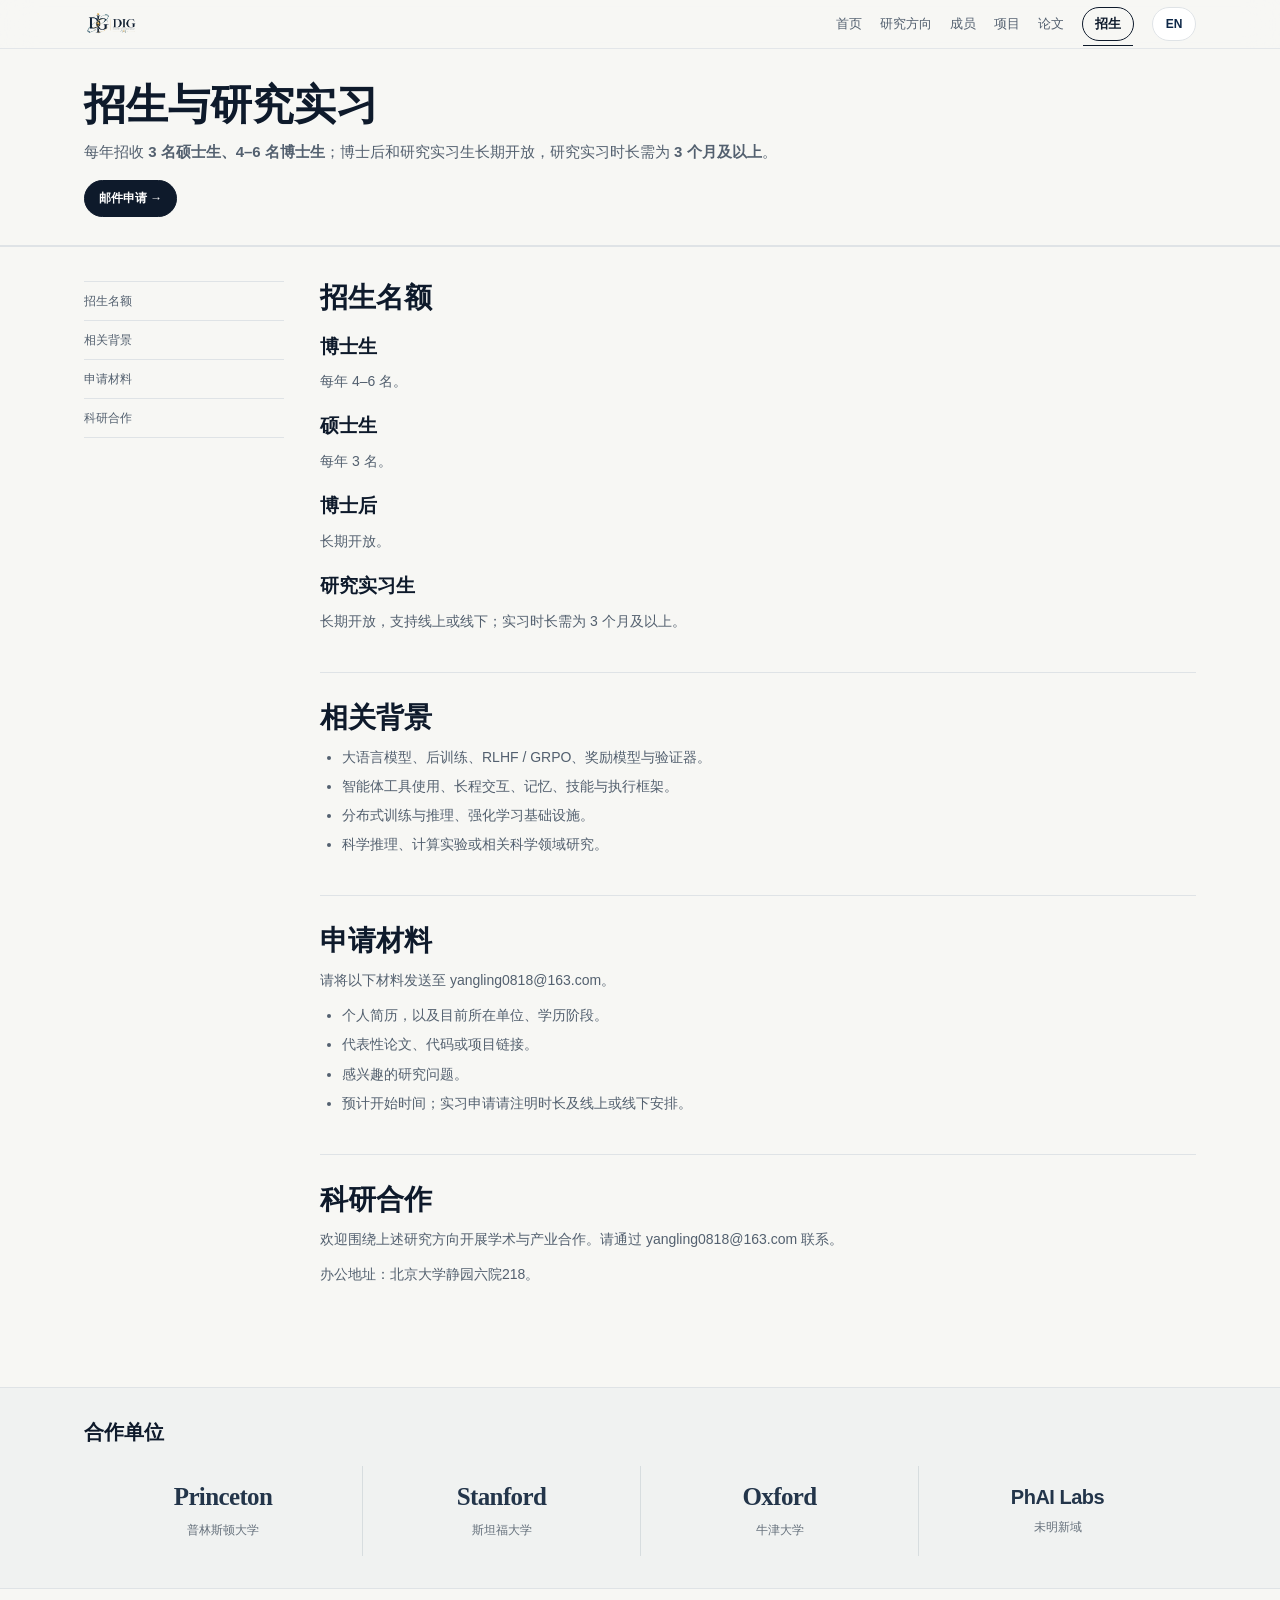
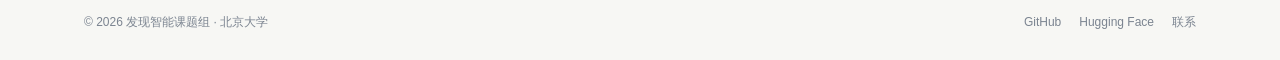
<file: join.html>
<!DOCTYPE html>
<html lang="zh-CN"><head><meta charset="utf-8"><meta name="viewport" content="width=device-width,initial-scale=1"><title data-en="Join DIG — DIG">招生 — DIG</title><meta name="description" content="北京大学杨灵课题组：大模型与智能体后训练、强化学习系统、递归自我改进和发现智能。" data-en-content="Ling Yang&#x27;s research group at Peking University: post-training, RL systems, recursive self-improvement, and Discovery Intelligence."><link rel="icon" href="assets/dig-logo.png"><link rel="stylesheet" href="assets/site.css"><link rel="stylesheet" href="assets/compact.css"><link rel="stylesheet" href="assets/bilingual.css"><link rel="stylesheet" href="assets/partners.css"></head><body><nav class="site-nav"><div class="nav-in"><a class="brand" href="index.html"><img src="assets/dig-logo.png" alt="DIG — Discovery Intelligence Group"></a><div class="nav-links" id="site-links"><a data-en="Homepage" href="index.html">首页</a><a data-en="Research" href="research.html">研究方向</a><a data-en="People" href="people.html">成员</a><a data-en="Projects" href="projects.html">项目</a><a data-en="Publications" href="publications.html">论文</a><a class="nav-cta" data-en="Join DIG" href="join.html">招生</a></div><div class="nav-tools"><button class="lang-btn" id="lang-toggle" type="button" aria-label="Switch to English" title="Switch to English">EN</button><button class="menu-btn" type="button" aria-label="展开导航" aria-controls="site-links" aria-expanded="false">☰</button></div></div></nav>
<header class="page-hero"><div class="wrap"><h1 data-en="Students, Postdocs &amp; Research Interns">招生与研究实习</h1><p data-en="We recruit &lt;strong&gt;3 Master&#x27;s students and 4–6 PhD students each year&lt;/strong&gt;. Postdoctoral and research intern positions are open year-round; internships require &lt;strong&gt;at least 3 months&lt;/strong&gt;.">每年招收 <strong>3 名硕士生、4–6 名博士生</strong>；博士后和研究实习生长期开放，研究实习时长需为 <strong>3 个月及以上</strong>。</p><div class="hero-actions"><a class="btn primary" data-en="Apply by email →" href="mailto:yangling0818@163.com?subject=Application%20to%20DIG">邮件申请 →</a></div></div></header><main class="section"><div class="wrap page-grid"><aside class="side-nav"><a data-en="Positions" href="#roles">招生名额</a><a data-en="Relevant Background" href="#background">相关背景</a><a data-en="Application Materials" href="#apply">申请材料</a><a data-en="Research Collaboration" href="#collaboration">科研合作</a></aside><article class="article"><section id="roles"><h2 data-en="Positions">招生名额</h2><h3 data-en="PhD Students">博士生</h3><p data-en="4–6 positions per year.">每年 4–6 名。</p><h3 data-en="Master&#x27;s Students">硕士生</h3><p data-en="3 positions per year.">每年 3 名。</p><h3 data-en="Postdoctoral Researchers">博士后</h3><p data-en="Open year-round.">长期开放。</p><h3 data-en="Research Interns">研究实习生</h3><p data-en="Open year-round, online or on-site, for at least 3 months.">长期开放，支持线上或线下；实习时长需为 3 个月及以上。</p></section><section id="background"><h2 data-en="Relevant Background">相关背景</h2><ul><li data-en="Large language models, post-training, RLHF / GRPO, reward models, and verifiers.">大语言模型、后训练、RLHF / GRPO、奖励模型与验证器。</li><li data-en="Agent tool use, long-horizon interaction, memory, skills, and harnesses.">智能体工具使用、长程交互、记忆、技能与执行框架。</li><li data-en="Distributed training and inference, and RL infrastructure.">分布式训练与推理、强化学习基础设施。</li><li data-en="Scientific reasoning, computational experiments, or domain research.">科学推理、计算实验或相关科学领域研究。</li></ul></section><section id="apply"><h2 data-en="Application Materials">申请材料</h2><p data-en="Please email the following to &lt;a href=&quot;mailto:yangling0818@163.com&quot;&gt;yangling0818@163.com&lt;/a&gt;.">请将以下材料发送至 <a href="mailto:yangling0818@163.com">yangling0818@163.com</a>。</p><ul><li data-en="Your CV, current institution, and degree stage.">个人简历，以及目前所在单位、学历阶段。</li><li data-en="Links to representative papers, code, or projects.">代表性论文、代码或项目链接。</li><li data-en="The research problems you would like to work on.">感兴趣的研究问题。</li><li data-en="Expected start date; interns should also state duration and online or on-site availability.">预计开始时间；实习申请请注明时长及线上或线下安排。</li></ul></section><section id="collaboration"><h2 data-en="Research Collaboration">科研合作</h2><p data-en="For academic or industrial collaboration on these research directions, contact &lt;a href=&quot;mailto:yangling0818@163.com&quot;&gt;yangling0818@163.com&lt;/a&gt;.">欢迎围绕上述研究方向开展学术与产业合作。请通过 <a href="mailto:yangling0818@163.com">yangling0818@163.com</a> 联系。</p><p data-en="Office: Room 218, Jingyuan Courtyard No.6, Peking University, Beijing.">办公地址：北京大学静园六院218。</p></section></article></div></main>
<section class="partners" aria-labelledby="partners-title"><div class="wrap"><h2 class="partners-heading" id="partners-title" data-en="Collaborating Institutions">合作单位</h2><ul class="partners-grid">
<li class="partner"><span class="partner-wordmark">Princeton</span><span class="partner-name" data-en="Princeton University">普林斯顿大学</span></li>
<li class="partner"><span class="partner-wordmark">Stanford</span><span class="partner-name" data-en="Stanford University">斯坦福大学</span></li>
<li class="partner"><span class="partner-wordmark">Oxford</span><span class="partner-name" data-en="University of Oxford">牛津大学</span></li>
<li class="partner"><span class="partner-wordmark">PhAI Labs</span><span class="partner-name" data-en="PhAI Labs">未明新域</span></li>
</ul></div></section>
<footer><div class="wrap footer-in"><span data-en="© 2026 Discovery Intelligence Group · Peking University">© 2026 发现智能课题组 · 北京大学</span><span class="footer-links"><a href="https://github.com/Gen-Verse">GitHub</a><a href="https://huggingface.co/Gen-Verse">Hugging Face</a><a data-en="Contact" href="mailto:yangling0818@163.com">联系</a></span></div></footer><script src="assets/site.js?v=20260925-zh1"></script></body></html>
</file>
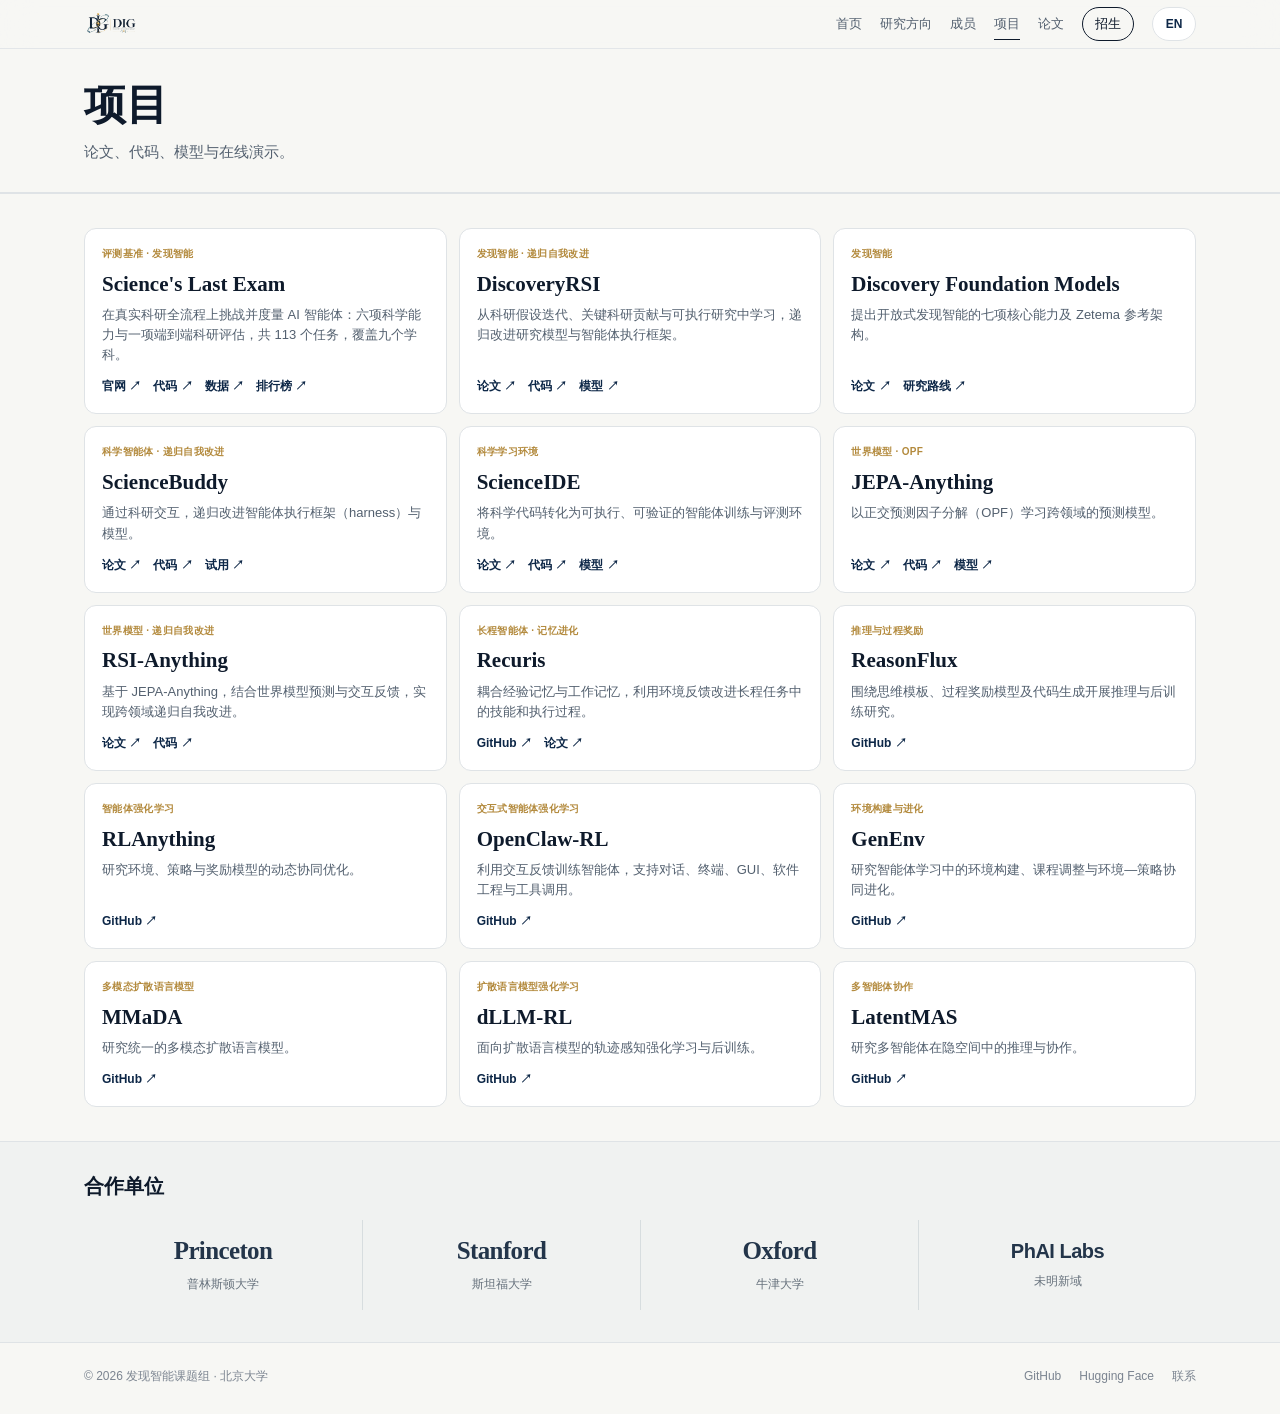
<file: projects.html>
<!DOCTYPE html>
<html lang="zh-CN"><head><meta charset="utf-8"><meta name="viewport" content="width=device-width,initial-scale=1"><title data-en="Projects — DIG">项目 — DIG</title><meta name="description" content="北京大学杨灵课题组：大模型与智能体后训练、强化学习系统、递归自我改进和发现智能。" data-en-content="Ling Yang&#x27;s research group at Peking University: post-training, RL systems, recursive self-improvement, and Discovery Intelligence."><link rel="icon" href="assets/dig-logo.png"><link rel="stylesheet" href="assets/site.css"><link rel="stylesheet" href="assets/compact.css"><link rel="stylesheet" href="assets/bilingual.css"><link rel="stylesheet" href="assets/partners.css"></head><body><nav class="site-nav"><div class="nav-in"><a class="brand" href="index.html"><img src="assets/dig-logo.png" alt="DIG — Discovery Intelligence Group"></a><div class="nav-links" id="site-links"><a data-en="Homepage" href="index.html">首页</a><a data-en="Research" href="research.html">研究方向</a><a data-en="People" href="people.html">成员</a><a data-en="Projects" href="projects.html">项目</a><a data-en="Publications" href="publications.html">论文</a><a class="nav-cta" data-en="Join DIG" href="join.html">招生</a></div><div class="nav-tools"><button class="lang-btn" id="lang-toggle" type="button" aria-label="Switch to English" title="Switch to English">EN</button><button class="menu-btn" type="button" aria-label="展开导航" aria-controls="site-links" aria-expanded="false">☰</button></div></div></nav>
<header class="page-hero"><div class="wrap"><h1 data-en="Projects">项目</h1><p data-en="Papers, code, models, and online demos.">论文、代码、模型与在线演示。</p></div></header><section class="section"><div class="wrap"><div class="project-grid"><div class="project-card"><div class="type" data-en="Benchmark · Discovery Intelligence">评测基准 · 发现智能</div><h3>Science's Last Exam</h3><p data-en="Challenging and measuring AI agents on real scientific research, end to end: six scientific capabilities plus one end-to-end research assessment, 113 tasks across nine disciplines.">在真实科研全流程上挑战并度量 AI 智能体：六项科学能力与一项端到端科研评估，共 113 个任务，覆盖九个学科。</p><div class="project-links"><a data-en="Website ↗" href="https://sciences-last-exam.org/">官网 ↗</a><a data-en="Code ↗" href="https://github.com/Gen-Verse/Science-Last-Exam">代码 ↗</a><a data-en="Data ↗" href="https://huggingface.co/datasets/Gen-Verse/Science-Last-Exam">数据 ↗</a><a data-en="Leaderboard ↗" href="https://sciences-last-exam.org/leaderboard">排行榜 ↗</a></div></div><div class="project-card"><div class="type" data-en="Discovery Intelligence · RSI">发现智能 · 递归自我改进</div><h3>DiscoveryRSI</h3><p data-en="Recursively improving research models and agent harnesses by learning from hypothesis revisions, scientific contributions, and executable investigations.">从科研假设迭代、关键科研贡献与可执行研究中学习，递归改进研究模型与智能体执行框架。</p><div class="project-links"><a data-en="Paper ↗" href="https://arxiv.org/abs/2610.23839">论文 ↗</a><a data-en="Code ↗" href="https://github.com/Gen-Verse/DiscoveryRSI">代码 ↗</a><a data-en="Model ↗" href="https://huggingface.co/Gen-Verse/DiscoveryRSI-27B">模型 ↗</a></div></div><div class="project-card"><div class="type" data-en="Discovery Intelligence">发现智能</div><h3>Discovery Foundation Models</h3><p data-en="Seven core capabilities for open-ended discovery intelligence and the Zetema reference architecture.">提出开放式发现智能的七项核心能力及 Zetema 参考架构。</p><div class="project-links"><a data-en="Paper ↗" href="https://arxiv.org/abs/2609.15973">论文 ↗</a><a data-en="Roadmap ↗" href="https://github.com/Gen-Verse/DFM-Plans">研究路线 ↗</a></div></div><div class="project-card"><div class="type" data-en="Scientific Agents · RSI">科学智能体 · 递归自我改进</div><h3>ScienceBuddy</h3><p data-en="Recursive co-improvement of agent harnesses and models through scientific interaction.">通过科研交互，递归改进智能体执行框架（harness）与模型。</p><div class="project-links"><a data-en="Paper ↗" href="https://arxiv.org/abs/2609.17523">论文 ↗</a><a data-en="Code ↗" href="https://github.com/Gen-Verse/ScienceBuddy">代码 ↗</a><a data-en="Demo ↗" href="http://science-buddy.io/">试用 ↗</a></div></div><div class="project-card"><div class="type" data-en="Scientific Environments">科学学习环境</div><h3>ScienceIDE</h3><p data-en="Scientific code transformed into executable, verifiable environments for agent training and evaluation.">将科学代码转化为可执行、可验证的智能体训练与评测环境。</p><div class="project-links"><a data-en="Paper ↗" href="https://arxiv.org/abs/2609.19134">论文 ↗</a><a data-en="Code ↗" href="https://github.com/aitofound/ScienceIDE">代码 ↗</a><a data-en="Models ↗" href="https://huggingface.co/collections/AItonomy/scienceide-model-series">模型 ↗</a></div></div><div class="project-card"><div class="type" data-en="World Models · OPF">世界模型 · OPF</div><h3>JEPA-Anything</h3><p data-en="Cross-domain predictive models using Orthogonal Predictive Factorization (OPF).">以正交预测因子分解（OPF）学习跨领域的预测模型。</p><div class="project-links"><a data-en="Paper ↗" href="https://arxiv.org/abs/2609.20800">论文 ↗</a><a data-en="Code ↗" href="https://github.com/Gen-Verse/JEPA-Anything">代码 ↗</a><a data-en="Models ↗" href="https://huggingface.co/collections/Gen-Verse/jepa-anything">模型 ↗</a></div></div><div class="project-card"><div class="type" data-en="World Models · RSI">世界模型 · 递归自我改进</div><h3>RSI-Anything</h3><p data-en="Built on JEPA-Anything, using world-model predictions and interaction feedback for recursive self-improvement across domains.">基于 JEPA-Anything，结合世界模型预测与交互反馈，实现跨领域递归自我改进。</p><div class="project-links"><a data-en="Paper ↗" href="https://arxiv.org/abs/2610.13912">论文 ↗</a><a data-en="Code ↗" href="https://github.com/Gen-Verse/RSI-Anything">代码 ↗</a></div></div><div class="project-card"><div class="type" data-en="Long-Horizon Agents · Memory">长程智能体 · 记忆进化</div><h3>Recuris</h3><p data-en="Couples experiential and working memory, using environment feedback to refine skills and execution in long-horizon tasks.">耦合经验记忆与工作记忆，利用环境反馈改进长程任务中的技能和执行过程。</p><div class="project-links"><a href="https://github.com/Gen-Verse/Recuris">GitHub ↗</a><a data-en="Paper ↗" href="https://arxiv.org/abs/2608.24876">论文 ↗</a></div></div><div class="project-card"><div class="type" data-en="Reasoning · Process Rewards">推理与过程奖励</div><h3>ReasonFlux</h3><p data-en="Reasoning and post-training with thought templates, process reward models, and code generation.">围绕思维模板、过程奖励模型及代码生成开展推理与后训练研究。</p><div class="project-links"><a href="https://github.com/Gen-Verse/ReasonFlux">GitHub ↗</a></div></div><div class="project-card"><div class="type" data-en="Agentic Reinforcement Learning">智能体强化学习</div><h3>RLAnything</h3><p data-en="Dynamic co-optimization of environments, policies, and reward models.">研究环境、策略与奖励模型的动态协同优化。</p><div class="project-links"><a href="https://github.com/Gen-Verse/Open-AgentRL">GitHub ↗</a></div></div><div class="project-card"><div class="type" data-en="Interactive Agent RL">交互式智能体强化学习</div><h3>OpenClaw-RL</h3><p data-en="Trains agents from interaction feedback across conversation, terminals, GUIs, software engineering, and tool use.">利用交互反馈训练智能体，支持对话、终端、GUI、软件工程与工具调用。</p><div class="project-links"><a href="https://github.com/Gen-Verse/OpenClaw-RL">GitHub ↗</a></div></div><div class="project-card"><div class="type" data-en="Environment Construction">环境构建与进化</div><h3>GenEnv</h3><p data-en="Environment construction, curriculum adaptation, and environment–policy co-evolution for agent learning.">研究智能体学习中的环境构建、课程调整与环境—策略协同进化。</p><div class="project-links"><a href="https://github.com/Gen-Verse/GenEnv">GitHub ↗</a></div></div><div class="project-card"><div class="type" data-en="Multimodal Diffusion LMs">多模态扩散语言模型</div><h3>MMaDA</h3><p data-en="Unified multimodal diffusion language models.">研究统一的多模态扩散语言模型。</p><div class="project-links"><a href="https://github.com/Gen-Verse/MMaDA">GitHub ↗</a></div></div><div class="project-card"><div class="type" data-en="Diffusion LLM RL">扩散语言模型强化学习</div><h3>dLLM-RL</h3><p data-en="Trajectory-aware reinforcement learning and post-training for diffusion language models.">面向扩散语言模型的轨迹感知强化学习与后训练。</p><div class="project-links"><a href="https://github.com/Gen-Verse/dLLM-RL">GitHub ↗</a></div></div><div class="project-card"><div class="type" data-en="Multi-Agent Collaboration">多智能体协作</div><h3>LatentMAS</h3><p data-en="Multi-agent reasoning and collaboration in latent space.">研究多智能体在隐空间中的推理与协作。</p><div class="project-links"><a href="https://github.com/Gen-Verse/LatentMAS">GitHub ↗</a></div></div></div></div></section>

<section class="partners" aria-labelledby="partners-title"><div class="wrap"><h2 class="partners-heading" id="partners-title" data-en="Collaborating Institutions">合作单位</h2><ul class="partners-grid">
<li class="partner"><span class="partner-wordmark">Princeton</span><span class="partner-name" data-en="Princeton University">普林斯顿大学</span></li>
<li class="partner"><span class="partner-wordmark">Stanford</span><span class="partner-name" data-en="Stanford University">斯坦福大学</span></li>
<li class="partner"><span class="partner-wordmark">Oxford</span><span class="partner-name" data-en="University of Oxford">牛津大学</span></li>
<li class="partner"><span class="partner-wordmark">PhAI Labs</span><span class="partner-name" data-en="PhAI Labs">未明新域</span></li>
</ul></div></section>
<footer><div class="wrap footer-in"><span data-en="© 2026 Discovery Intelligence Group · Peking University">© 2026 发现智能课题组 · 北京大学</span><span class="footer-links"><a href="https://github.com/Gen-Verse">GitHub</a><a href="https://huggingface.co/Gen-Verse">Hugging Face</a><a data-en="Contact" href="mailto:yangling0818@163.com">联系</a></span></div></footer><script src="assets/site.js?v=20260925-zh1"></script></body></html>
</file>
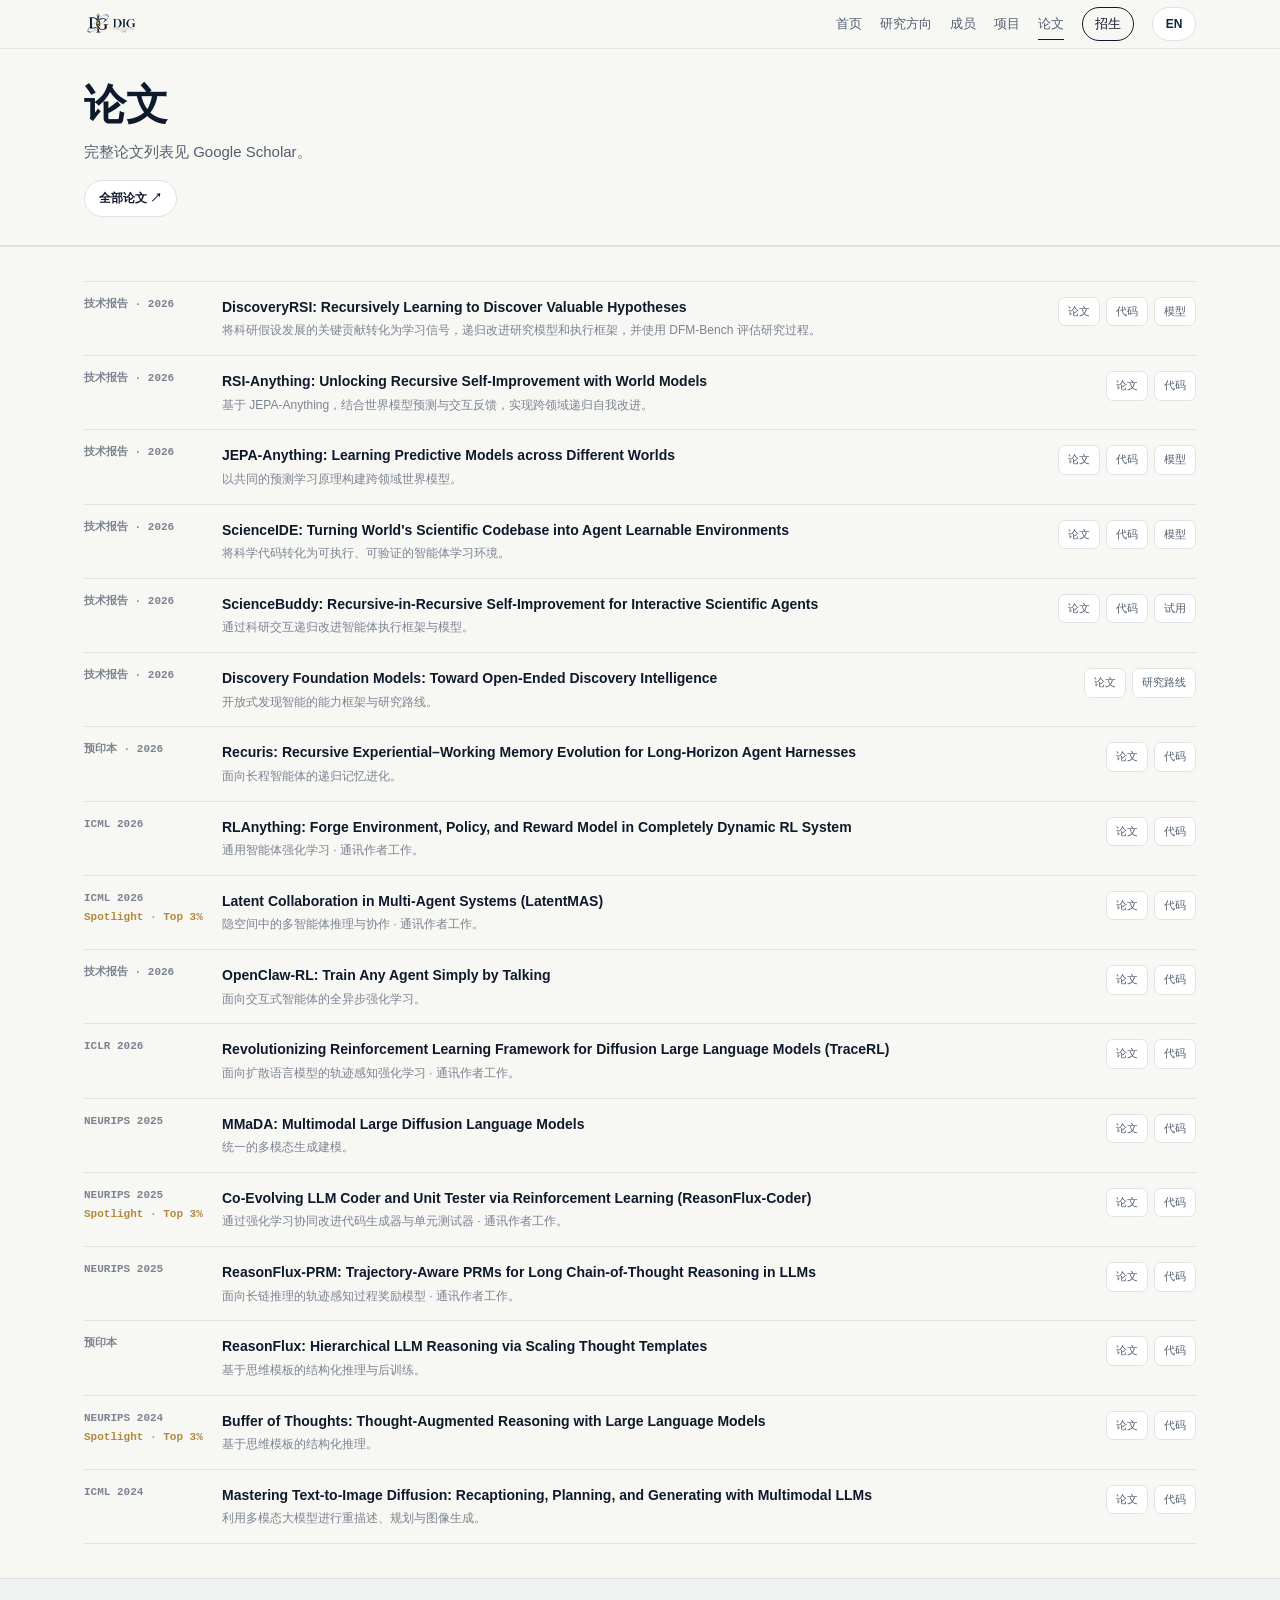
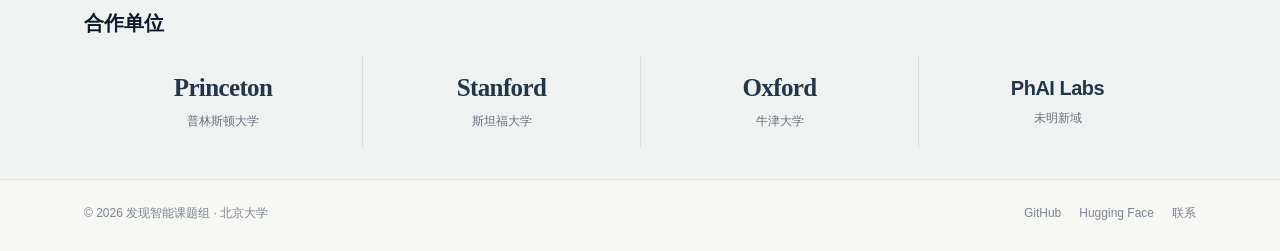
<file: publications.html>
<!DOCTYPE html>

<html lang="zh-CN"><head><meta charset="utf-8"/><meta content="width=device-width,initial-scale=1" name="viewport"/><title data-en="Publications — DIG">论文 — DIG</title><meta content="北京大学杨灵课题组：大模型与智能体后训练、强化学习系统、递归自我改进和发现智能。" data-en-content="Ling Yang's research group at Peking University: post-training, RL systems, recursive self-improvement, and Discovery Intelligence." name="description"/><link href="assets/dig-logo.png" rel="icon"/><link href="assets/site.css" rel="stylesheet"/><link href="assets/compact.css" rel="stylesheet"/><link href="assets/bilingual.css" rel="stylesheet"/><link rel="stylesheet" href="assets/partners.css"></head><body><nav class="site-nav"><div class="nav-in"><a class="brand" href="index.html"><img alt="DIG — Discovery Intelligence Group" src="assets/dig-logo.png"/></a><div class="nav-links" id="site-links"><a data-en="Homepage" href="index.html">首页</a><a data-en="Research" href="research.html">研究方向</a><a data-en="People" href="people.html">成员</a><a data-en="Projects" href="projects.html">项目</a><a data-en="Publications" href="publications.html">论文</a><a class="nav-cta" data-en="Join DIG" href="join.html">招生</a></div><div class="nav-tools"><button aria-label="Switch to English" class="lang-btn" id="lang-toggle" title="Switch to English" type="button">EN</button><button aria-controls="site-links" aria-expanded="false" aria-label="展开导航" class="menu-btn" type="button">☰</button></div></div></nav>
<header class="page-hero"><div class="wrap"><h1 data-en="Publications">论文</h1><p data-en="See Google Scholar for the complete publication record.">完整论文列表见 Google Scholar。</p><div class="hero-actions"><a class="btn" data-en="Google Scholar ↗" href="https://scholar.google.com.hk/citations?user=sIKujqAAAAAJ&amp;hl=en">全部论文 ↗</a></div></div></header><section class="section"><div class="wrap"><div class="pub-list"><div class="pub"><div class="venue" data-en="TECH REPORT 2026">技术报告 · 2026</div><div><h3>DiscoveryRSI: Recursively Learning to Discover Valuable Hypotheses</h3><p data-en="Learning from hypothesis development and research contributions to recursively improve research models and harnesses; evaluated with DFM-Bench.">将科研假设发展的关键贡献转化为学习信号，递归改进研究模型和执行框架，并使用 DFM-Bench 评估研究过程。</p></div><div class="pub-links"><a class="mini" data-en="Paper" href="https://arxiv.org/abs/2610.23839">论文</a><a class="mini" data-en="Code" href="https://github.com/Gen-Verse/DiscoveryRSI">代码</a><a class="mini" data-en="Model" href="https://huggingface.co/Gen-Verse/DiscoveryRSI-27B">模型</a></div></div><div class="pub"><div class="venue" data-en="TECH REPORT 2026">技术报告 · 2026</div><div><h3>RSI-Anything: Unlocking Recursive Self-Improvement with World Models</h3><p data-en="Built on JEPA-Anything, using world-model predictions and interaction feedback for recursive self-improvement across domains.">基于 JEPA-Anything，结合世界模型预测与交互反馈，实现跨领域递归自我改进。</p></div><div class="pub-links"><a class="mini" data-en="Paper" href="https://arxiv.org/abs/2610.13912">论文</a><a class="mini" data-en="Code" href="https://github.com/Gen-Verse/RSI-Anything">代码</a></div></div><div class="pub"><div class="venue" data-en="TECH REPORT 2026">技术报告 · 2026</div><div><h3>JEPA-Anything: Learning Predictive Models across Different Worlds</h3><p data-en="A common predictive learning principle for world models across different domains.">以共同的预测学习原理构建跨领域世界模型。</p></div><div class="pub-links"><a class="mini" data-en="Paper" href="https://arxiv.org/abs/2609.20800">论文</a><a class="mini" data-en="Code" href="https://github.com/Gen-Verse/JEPA-Anything">代码</a><a class="mini" data-en="Models" href="https://huggingface.co/collections/Gen-Verse/jepa-anything">模型</a></div></div><div class="pub"><div class="venue" data-en="TECH REPORT 2026">技术报告 · 2026</div><div><h3>ScienceIDE: Turning World's Scientific Codebase into Agent Learnable Environments</h3><p data-en="Turning scientific code into executable, verifiable learning environments for agents.">将科学代码转化为可执行、可验证的智能体学习环境。</p></div><div class="pub-links"><a class="mini" data-en="Paper" href="https://arxiv.org/abs/2609.19134">论文</a><a class="mini" data-en="Code" href="https://github.com/aitofound/ScienceIDE">代码</a><a class="mini" data-en="Models" href="https://huggingface.co/collections/AItonomy/scienceide-model-series">模型</a></div></div><div class="pub"><div class="venue" data-en="TECH REPORT 2026">技术报告 · 2026</div><div><h3>ScienceBuddy: Recursive-in-Recursive Self-Improvement for Interactive Scientific Agents</h3><p data-en="Recursive co-improvement of agent harnesses and models through scientific interaction.">通过科研交互递归改进智能体执行框架与模型。</p></div><div class="pub-links"><a class="mini" data-en="Paper" href="https://arxiv.org/abs/2609.17523">论文</a><a class="mini" data-en="Code" href="https://github.com/Gen-Verse/ScienceBuddy">代码</a><a class="mini" data-en="Demo" href="http://science-buddy.io/">试用</a></div></div><div class="pub"><div class="venue" data-en="TECH REPORT 2026">技术报告 · 2026</div><div><h3>Discovery Foundation Models: Toward Open-Ended Discovery Intelligence</h3><p data-en="A capability framework and research roadmap for open-ended discovery intelligence.">开放式发现智能的能力框架与研究路线。</p></div><div class="pub-links"><a class="mini" data-en="Paper" href="https://arxiv.org/abs/2609.15973">论文</a><a class="mini" data-en="Roadmap" href="https://github.com/Gen-Verse/DFM-Plans">研究路线</a></div></div><div class="pub"><div class="venue" data-en="PREPRINT 2026">预印本 · 2026</div><div><h3>Recuris: Recursive Experiential–Working Memory Evolution for Long-Horizon Agent Harnesses</h3><p data-en="Recursive memory evolution for long-horizon agents">面向长程智能体的递归记忆进化。</p></div><div class="pub-links"><a class="mini" data-en="Paper" href="https://arxiv.org/abs/2608.24876">论文</a><a class="mini" data-en="Code" href="https://github.com/Gen-Verse/Recuris">代码</a></div></div><div class="pub"><div class="venue">ICML 2026</div><div><h3>RLAnything: Forge Environment, Policy, and Reward Model in Completely Dynamic RL System</h3><p data-en="General agentic RL · corresponding-author work">通用智能体强化学习 · 通讯作者工作。</p></div><div class="pub-links"><a class="mini" data-en="Paper" href="https://www.arxiv.org/abs/2602.02488">论文</a><a class="mini" data-en="Code" href="https://github.com/Gen-Verse/Open-AgentRL">代码</a></div></div><div class="pub"><div class="venue">ICML 2026<span class="award">Spotlight · Top 3%</span></div><div><h3>Latent Collaboration in Multi-Agent Systems (LatentMAS)</h3><p data-en="Efficient multi-agent reasoning in latent space · corresponding-author work">隐空间中的多智能体推理与协作 · 通讯作者工作。</p></div><div class="pub-links"><a class="mini" data-en="Paper" href="https://arxiv.org/abs/2511.20639">论文</a><a class="mini" data-en="Code" href="https://github.com/Gen-Verse/LatentMAS">代码</a></div></div><div class="pub"><div class="venue" data-en="TECH REPORT">技术报告 · 2026</div><div><h3>OpenClaw-RL: Train Any Agent Simply by Talking</h3><p data-en="Fully asynchronous RL for interactive agents">面向交互式智能体的全异步强化学习。</p></div><div class="pub-links"><a class="mini" data-en="Paper" href="https://arxiv.org/abs/2603.10165">论文</a><a class="mini" data-en="Code" href="https://github.com/Gen-Verse/OpenClaw-RL">代码</a></div></div><div class="pub"><div class="venue">ICLR 2026</div><div><h3>Revolutionizing Reinforcement Learning Framework for Diffusion Large Language Models (TraceRL)</h3><p data-en="Trajectory-aware RL for diffusion LLMs · corresponding-author work">面向扩散语言模型的轨迹感知强化学习 · 通讯作者工作。</p></div><div class="pub-links"><a class="mini" data-en="Paper" href="https://arxiv.org/abs/2509.06949">论文</a><a class="mini" data-en="Code" href="https://github.com/Gen-Verse/dLLM-RL">代码</a></div></div><div class="pub"><div class="venue">NEURIPS 2025</div><div><h3>MMaDA: Multimodal Large Diffusion Language Models</h3><p data-en="Unified multimodal generative modeling">统一的多模态生成建模。</p></div><div class="pub-links"><a class="mini" data-en="Paper" href="https://arxiv.org/abs/2505.15809">论文</a><a class="mini" data-en="Code" href="https://github.com/Gen-Verse/MMaDA">代码</a></div></div><div class="pub"><div class="venue">NEURIPS 2025<span class="award">Spotlight · Top 3%</span></div><div><h3>Co-Evolving LLM Coder and Unit Tester via Reinforcement Learning (ReasonFlux-Coder)</h3><p data-en="Coder / unit-tester co-evolution via RL · corresponding-author work">通过强化学习协同改进代码生成器与单元测试器 · 通讯作者工作。</p></div><div class="pub-links"><a class="mini" data-en="Paper" href="https://arxiv.org/abs/2506.03136">论文</a><a class="mini" data-en="Code" href="https://github.com/Gen-Verse/CURE">代码</a></div></div><div class="pub"><div class="venue">NEURIPS 2025</div><div><h3>ReasonFlux-PRM: Trajectory-Aware PRMs for Long Chain-of-Thought Reasoning in LLMs</h3><p data-en="Trajectory-aware process reward models · corresponding-author work">面向长链推理的轨迹感知过程奖励模型 · 通讯作者工作。</p></div><div class="pub-links"><a class="mini" data-en="Paper" href="https://arxiv.org/abs/2506.18896">论文</a><a class="mini" data-en="Code" href="https://github.com/Gen-Verse/ReasonFlux">代码</a></div></div><div class="pub"><div class="venue" data-en="PREPRINT">预印本</div><div><h3>ReasonFlux: Hierarchical LLM Reasoning via Scaling Thought Templates</h3><p data-en="Structured reasoning and post-training">基于思维模板的结构化推理与后训练。</p></div><div class="pub-links"><a class="mini" data-en="Paper" href="https://arxiv.org/abs/2502.06772">论文</a><a class="mini" data-en="Code" href="https://github.com/Gen-Verse/ReasonFlux">代码</a></div></div><div class="pub"><div class="venue">NEURIPS 2024<span class="award">Spotlight · Top 3%</span></div><div><h3>Buffer of Thoughts: Thought-Augmented Reasoning with Large Language Models</h3><p data-en="Structured reasoning with thought templates">基于思维模板的结构化推理。</p></div><div class="pub-links"><a class="mini" data-en="Paper" href="https://arxiv.org/pdf/2406.04271">论文</a><a class="mini" data-en="Code" href="https://github.com/YangLing0818/buffer-of-thought-llm">代码</a></div></div><div class="pub"><div class="venue">ICML 2024</div><div><h3>Mastering Text-to-Image Diffusion: Recaptioning, Planning, and Generating with Multimodal LLMs</h3><p data-en="Generative modeling foundation (RPG)">利用多模态大模型进行重描述、规划与图像生成。</p></div><div class="pub-links"><a class="mini" data-en="Paper" href="https://openreview.net/forum?id=DgLFkAPwuZ">论文</a><a class="mini" data-en="Code" href="https://github.com/YangLing0818/RPG-DiffusionMaster">代码</a></div></div></div></div></section>
<section class="partners" aria-labelledby="partners-title"><div class="wrap"><h2 class="partners-heading" id="partners-title" data-en="Collaborating Institutions">合作单位</h2><ul class="partners-grid">
<li class="partner"><span class="partner-wordmark">Princeton</span><span class="partner-name" data-en="Princeton University">普林斯顿大学</span></li>
<li class="partner"><span class="partner-wordmark">Stanford</span><span class="partner-name" data-en="Stanford University">斯坦福大学</span></li>
<li class="partner"><span class="partner-wordmark">Oxford</span><span class="partner-name" data-en="University of Oxford">牛津大学</span></li>
<li class="partner"><span class="partner-wordmark">PhAI Labs</span><span class="partner-name" data-en="PhAI Labs">未明新域</span></li>
</ul></div></section>
<footer><div class="wrap footer-in"><span data-en="© 2026 Discovery Intelligence Group · Peking University">© 2026 发现智能课题组 · 北京大学</span><span class="footer-links"><a href="https://github.com/Gen-Verse">GitHub</a><a href="https://huggingface.co/Gen-Verse">Hugging Face</a><a data-en="Contact" href="mailto:yangling0818@163.com">联系</a></span></div></footer><script src="assets/site.js?v=20260925-zh1"></script></body></html>
</file>
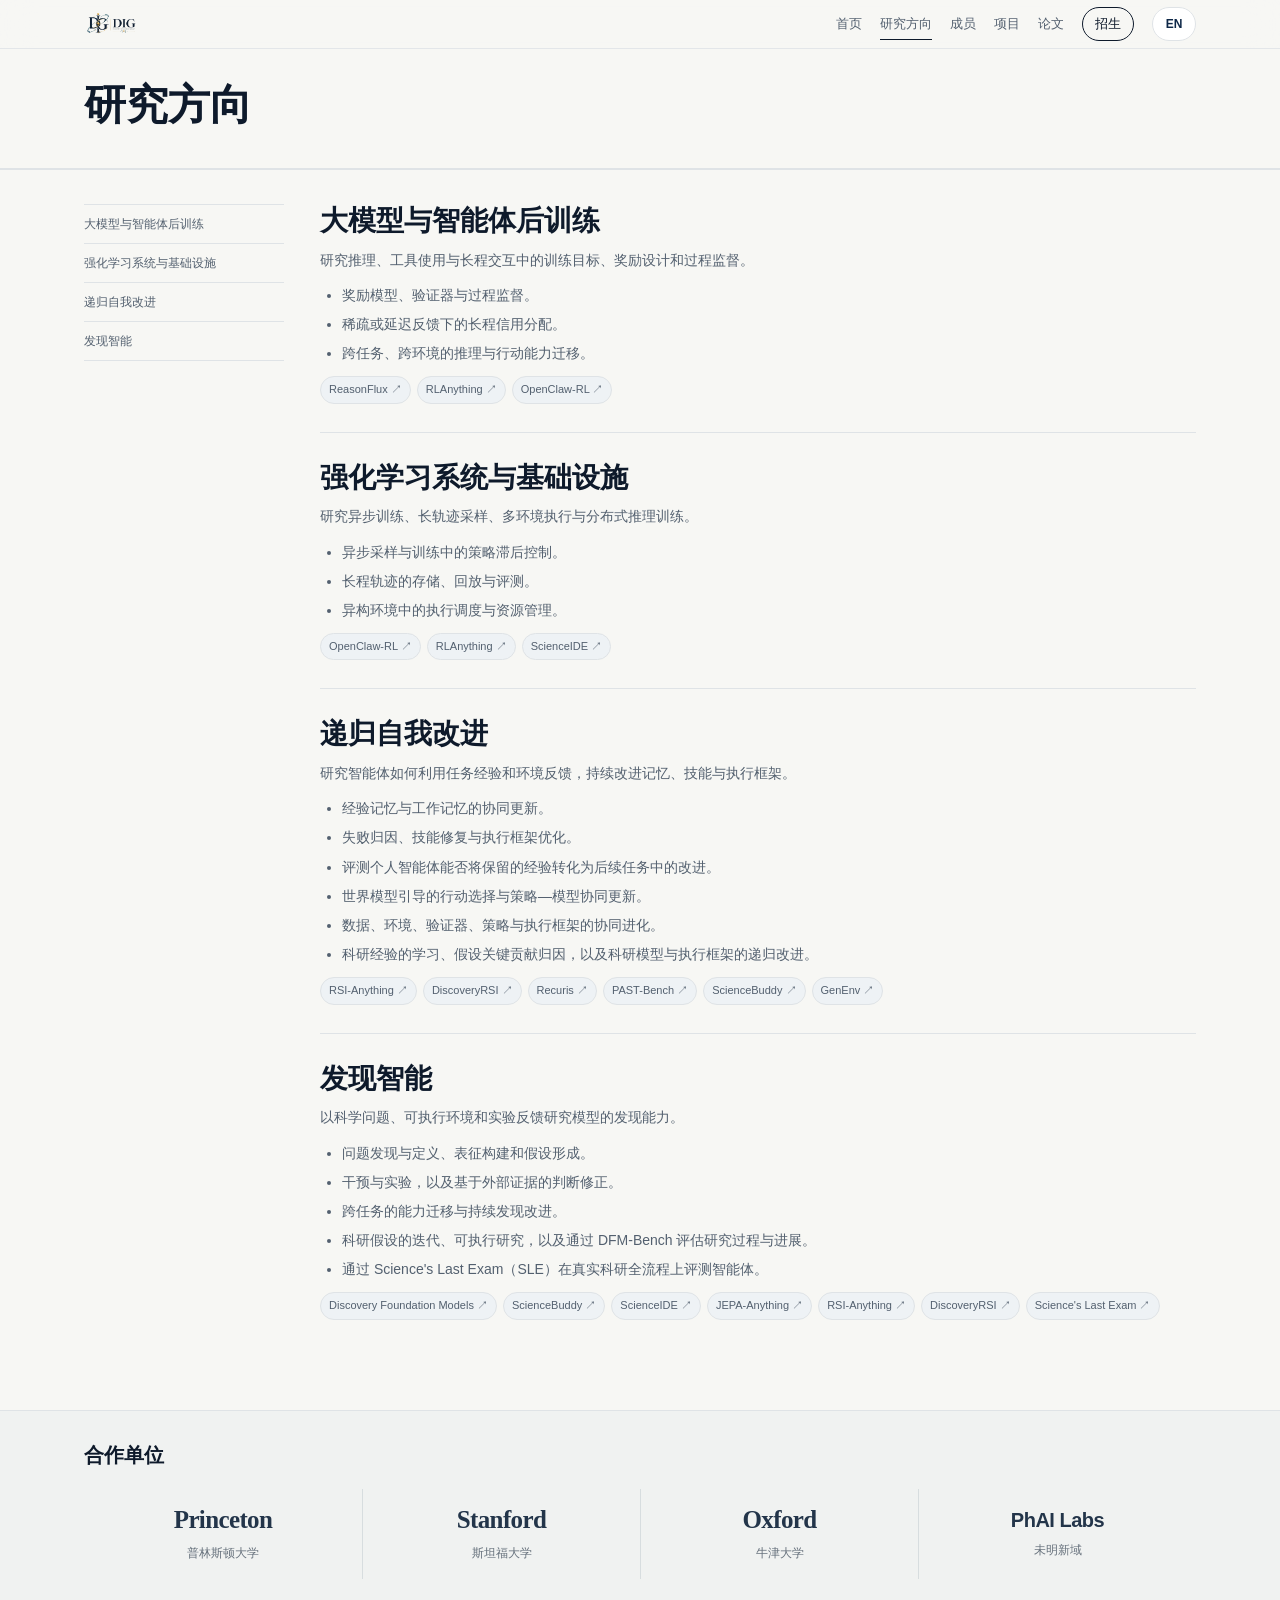
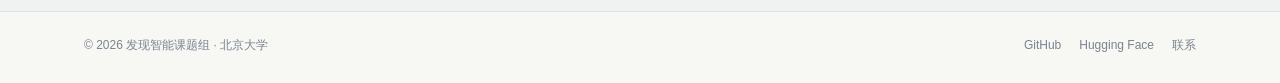
<file: research.html>
<!DOCTYPE html>
<html lang="zh-CN"><head><meta charset="utf-8"><meta name="viewport" content="width=device-width,initial-scale=1"><title data-en="Research — DIG">研究方向 — DIG</title><meta name="description" content="北京大学杨灵课题组：大模型与智能体后训练、强化学习系统、递归自我改进和发现智能。" data-en-content="Ling Yang&#x27;s research group at Peking University: post-training, RL systems, recursive self-improvement, and Discovery Intelligence."><link rel="icon" href="assets/dig-logo.png"><link rel="stylesheet" href="assets/site.css"><link rel="stylesheet" href="assets/compact.css"><link rel="stylesheet" href="assets/bilingual.css"><link rel="stylesheet" href="assets/partners.css"></head><body><nav class="site-nav"><div class="nav-in"><a class="brand" href="index.html"><img src="assets/dig-logo.png" alt="DIG — Discovery Intelligence Group"></a><div class="nav-links" id="site-links"><a data-en="Homepage" href="index.html">首页</a><a data-en="Research" href="research.html">研究方向</a><a data-en="People" href="people.html">成员</a><a data-en="Projects" href="projects.html">项目</a><a data-en="Publications" href="publications.html">论文</a><a class="nav-cta" data-en="Join DIG" href="join.html">招生</a></div><div class="nav-tools"><button class="lang-btn" id="lang-toggle" type="button" aria-label="Switch to English" title="Switch to English">EN</button><button class="menu-btn" type="button" aria-label="展开导航" aria-controls="site-links" aria-expanded="false">☰</button></div></div></nav>
<header class="page-hero"><div class="wrap"><h1 data-en="Research">研究方向</h1></div></header><main class="section"><div class="wrap page-grid"><aside class="side-nav"><a data-en="LLM / Agent Post-Training" href="#post-training">大模型与智能体后训练</a><a data-en="RL Systems / Infrastructure" href="#rl-systems">强化学习系统与基础设施</a><a data-en="Recursive Self-Improvement" href="#rsi">递归自我改进</a><a data-en="Discovery Intelligence" href="#discovery">发现智能</a></aside><article class="article"><section id="post-training"><h2 data-en="LLM / Agent Post-Training">大模型与智能体后训练</h2><p data-en="Training objectives, reward design, and process supervision for reasoning, tool use, and long-horizon interaction.">研究推理、工具使用与长程交互中的训练目标、奖励设计和过程监督。</p><ul><li data-en="Reward models, verifiers, and process supervision.">奖励模型、验证器与过程监督。</li><li data-en="Long-horizon credit assignment under sparse or delayed feedback.">稀疏或延迟反馈下的长程信用分配。</li><li data-en="Transfer of reasoning and acting capabilities across tasks and environments.">跨任务、跨环境的推理与行动能力迁移。</li></ul><div class="chip-row"><a class="chip" href="https://github.com/Gen-Verse/ReasonFlux">ReasonFlux ↗</a><a class="chip" href="https://github.com/Gen-Verse/Open-AgentRL">RLAnything ↗</a><a class="chip" href="https://github.com/Gen-Verse/OpenClaw-RL">OpenClaw-RL ↗</a></div></section><section id="rl-systems"><h2 data-en="RL Systems / Infrastructure">强化学习系统与基础设施</h2><p data-en="Asynchronous training, long-trajectory rollouts, multi-environment execution, and distributed inference and learning.">研究异步训练、长轨迹采样、多环境执行与分布式推理训练。</p><ul><li data-en="Policy-lag control in asynchronous rollouts and training.">异步采样与训练中的策略滞后控制。</li><li data-en="Storage, replay, and evaluation of long-horizon trajectories.">长程轨迹的存储、回放与评测。</li><li data-en="Execution scheduling and resource management across heterogeneous environments.">异构环境中的执行调度与资源管理。</li></ul><div class="chip-row"><a class="chip" href="https://github.com/Gen-Verse/OpenClaw-RL">OpenClaw-RL ↗</a><a class="chip" href="https://github.com/Gen-Verse/Open-AgentRL">RLAnything ↗</a><a class="chip" href="https://github.com/aitofound/ScienceIDE">ScienceIDE ↗</a></div></section><section id="rsi"><h2 data-en="Recursive Self-Improvement">递归自我改进</h2><p data-en="How agents use task experience and environment feedback to improve memory, skills, and harnesses.">研究智能体如何利用任务经验和环境反馈，持续改进记忆、技能与执行框架。</p><ul><li data-en="Coupled updates to experiential and working memory.">经验记忆与工作记忆的协同更新。</li><li data-en="Failure attribution, skill repair, and harness optimization.">失败归因、技能修复与执行框架优化。</li><li data-en="Benchmarking whether personal agents turn retained experience into better later behavior.">评测个人智能体能否将保留的经验转化为后续任务中的改进。</li><li data-en="World-model-guided action selection and coordinated policy–model updates.">世界模型引导的行动选择与策略—模型协同更新。</li><li data-en="Co-evolution of data, environments, verifiers, policies, and harnesses.">数据、环境、验证器、策略与执行框架的协同进化。</li><li data-en="Research experience, hypothesis credit attribution, and recursive improvement of scientific models and harnesses.">科研经验的学习、假设关键贡献归因，以及科研模型与执行框架的递归改进。</li></ul><div class="chip-row"><a class="chip" href="https://github.com/Gen-Verse/RSI-Anything">RSI-Anything ↗</a><a class="chip" href="https://github.com/Gen-Verse/DiscoveryRSI">DiscoveryRSI ↗</a><a class="chip" href="https://github.com/Gen-Verse/Recuris">Recuris ↗</a><a class="chip" href="https://github.com/Gen-Verse/PAST-Bench">PAST-Bench ↗</a><a class="chip" href="https://github.com/Gen-Verse/ScienceBuddy">ScienceBuddy ↗</a><a class="chip" href="https://github.com/Gen-Verse/GenEnv">GenEnv ↗</a></div></section><section id="discovery"><h2 data-en="Discovery Intelligence">发现智能</h2><p data-en="Discovery capabilities grounded in scientific problems, executable environments, and experimental feedback.">以科学问题、可执行环境和实验反馈研究模型的发现能力。</p><ul><li data-en="Problem discovery and formulation, representation construction, and hypothesis formation.">问题发现与定义、表征构建和假设形成。</li><li data-en="Interventions, experiments, and evidence-grounded revision.">干预与实验，以及基于外部证据的判断修正。</li><li data-en="Cross-task transfer and continual discovery improvement.">跨任务的能力迁移与持续发现改进。</li><li data-en="Hypothesis development, executable investigations, and evaluation of research progress through DFM-Bench.">科研假设的迭代、可执行研究，以及通过 DFM-Bench 评估研究过程与进展。</li><li data-en="End-to-end evaluation of agents on real scientific research through Science&#x27;s Last Exam (SLE).">通过 Science's Last Exam（SLE）在真实科研全流程上评测智能体。</li></ul><div class="chip-row"><a class="chip" href="https://github.com/Gen-Verse/DFM-Plans">Discovery Foundation Models ↗</a><a class="chip" href="https://github.com/Gen-Verse/ScienceBuddy">ScienceBuddy ↗</a><a class="chip" href="https://github.com/aitofound/ScienceIDE">ScienceIDE ↗</a><a class="chip" href="https://github.com/Gen-Verse/JEPA-Anything">JEPA-Anything ↗</a><a class="chip" href="https://github.com/Gen-Verse/RSI-Anything">RSI-Anything ↗</a><a class="chip" href="https://github.com/Gen-Verse/DiscoveryRSI">DiscoveryRSI ↗</a><a class="chip" href="https://sciences-last-exam.org/">Science's Last Exam ↗</a></div></section></article></div></main>
<section class="partners" aria-labelledby="partners-title"><div class="wrap"><h2 class="partners-heading" id="partners-title" data-en="Collaborating Institutions">合作单位</h2><ul class="partners-grid">
<li class="partner"><span class="partner-wordmark">Princeton</span><span class="partner-name" data-en="Princeton University">普林斯顿大学</span></li>
<li class="partner"><span class="partner-wordmark">Stanford</span><span class="partner-name" data-en="Stanford University">斯坦福大学</span></li>
<li class="partner"><span class="partner-wordmark">Oxford</span><span class="partner-name" data-en="University of Oxford">牛津大学</span></li>
<li class="partner"><span class="partner-wordmark">PhAI Labs</span><span class="partner-name" data-en="PhAI Labs">未明新域</span></li>
</ul></div></section>
<footer><div class="wrap footer-in"><span data-en="© 2026 Discovery Intelligence Group · Peking University">© 2026 发现智能课题组 · 北京大学</span><span class="footer-links"><a href="https://github.com/Gen-Verse">GitHub</a><a href="https://huggingface.co/Gen-Verse">Hugging Face</a><a data-en="Contact" href="mailto:yangling0818@163.com">联系</a></span></div></footer><script src="assets/site.js?v=20260925-zh1"></script></body></html>
</file>
<file: assets/site.css>
:root{
  --bg:#f7f7f4;--paper:#ffffff;--ink:#0e1a2b;--sub:#53606f;--muted:#7b8490;
  --line:#dfe3e6;--navy:#0d2747;--blue:#173f6d;--gold:#b38a3d;--soft:#eef2f5;
  --max:1240px;--radius:18px;--shadow:0 18px 50px rgba(12,30,52,.08)
}
*{box-sizing:border-box}html{scroll-behavior:smooth}body{margin:0;background:var(--bg);color:var(--ink);font-family:Inter,ui-sans-serif,-apple-system,BlinkMacSystemFont,"Segoe UI",Helvetica,Arial,sans-serif;line-height:1.65;-webkit-font-smoothing:antialiased}a{color:inherit;text-decoration:none}img{max-width:100%;display:block}.wrap{max-width:var(--max);margin:auto;padding:0 34px}
.site-nav{position:sticky;top:0;z-index:50;background:rgba(247,247,244,.9);backdrop-filter:blur(16px);border-bottom:1px solid rgba(223,227,230,.8)}.nav-in{max-width:var(--max);margin:auto;padding:11px 34px;display:flex;align-items:center;justify-content:space-between;gap:28px}.brand{display:flex;align-items:center;font-weight:750}.brand img{width:154px;height:46px;object-fit:contain;object-position:left center}.brand>span{display:none}.brand .name{font-family:Georgia,"Times New Roman",serif;font-size:20px}.brand .sub{font-size:10px;color:var(--muted);letter-spacing:.12em;text-transform:uppercase;display:block;margin-top:-2px}.nav-links{display:flex;align-items:center;gap:24px;font-size:13px;color:var(--sub)}.nav-links a{position:relative}.nav-links a:after{content:"";position:absolute;left:0;right:100%;bottom:-6px;height:1px;background:var(--ink);transition:.18s}.nav-links a:hover:after,.nav-links a.active:after{right:0}.nav-cta{border:1px solid var(--ink);border-radius:999px;padding:7px 13px;color:var(--ink)!important}.menu-btn{display:none;border:0;background:none;font-size:22px;color:var(--ink)}
.hero{min-height:610px;display:grid;align-items:center;padding:60px 0 52px;position:relative;overflow:hidden}.hero:before{content:"";position:absolute;inset:0;background:radial-gradient(circle at 80% 22%,rgba(23,63,109,.07),transparent 36%),linear-gradient(180deg,rgba(255,255,255,.62),transparent 72%);pointer-events:none}.hero-grid{position:relative;display:grid;grid-template-columns:minmax(0,1fr) minmax(420px,1fr);gap:54px;align-items:center}.kicker{font-size:11px;font-weight:800;letter-spacing:.16em;text-transform:uppercase;color:var(--gold);margin-bottom:18px}.hero h1,.page-hero h1{font-family:Georgia,"Times New Roman",serif;font-size:clamp(50px,6vw,78px);line-height:1.02;letter-spacing:-.04em;margin:0 0 24px;font-weight:700}.hero h1 span{display:block;color:var(--navy)}.lede{font-size:18px;line-height:1.62;color:var(--sub);max-width:720px;margin:0 0 26px}.lede strong{color:var(--ink)}.hero-actions{display:flex;gap:10px;flex-wrap:wrap}.btn{display:inline-flex;align-items:center;gap:8px;border:1px solid var(--line);border-radius:999px;padding:10px 16px;background:var(--paper);font-size:13px;font-weight:700}.btn.primary{background:var(--ink);color:white;border-color:var(--ink)}.btn:hover{transform:translateY(-1px);box-shadow:0 8px 22px rgba(12,30,52,.08)}.hero-mark{position:relative;display:flex;justify-content:center;align-items:center}.hero-mark:before{display:none}.hero-mark img{width:min(560px,92vw);filter:none}.identity-line{margin-top:32px;padding-top:18px;border-top:1px solid var(--line);display:flex;gap:27px;flex-wrap:wrap;font-size:12px;color:var(--muted)}.identity-line b{display:block;font:700 18px/1.2 Georgia,serif;color:var(--ink);margin-bottom:3px}
.section{padding:78px 0;border-top:1px solid var(--line)}.section.dark{background:var(--ink);color:#f6f8fa;border-top:0}.section-head{display:grid;grid-template-columns:170px 1fr;gap:32px;margin-bottom:32px}.section-label{font-size:10px;letter-spacing:.15em;text-transform:uppercase;color:var(--gold);font-weight:800;padding-top:9px}.section-title{font-family:Georgia,"Times New Roman",serif;font-size:clamp(34px,4vw,52px);line-height:1.12;letter-spacing:-.03em;margin:0}.section-copy{max-width:760px;color:var(--sub);font-size:15.5px;margin:12px 0 0}.dark .section-copy{color:#b7c0ca}.statement{font:700 clamp(38px,5vw,70px)/1.07 Georgia,"Times New Roman",serif;letter-spacing:-.035em;max-width:1060px;margin:0}.statement em{color:#c9a865;font-style:normal}
.research-grid{display:grid;grid-template-columns:repeat(2,1fr);gap:14px}.research-card{background:var(--paper);border:1px solid var(--line);border-radius:var(--radius);padding:26px;min-height:215px;display:flex;flex-direction:column;transition:.2s}.research-card:hover{transform:translateY(-3px);box-shadow:var(--shadow);border-color:#ccd3d8}.num{font:700 11px/1 ui-monospace,SFMono-Regular,Menlo,monospace;color:var(--gold);letter-spacing:.08em}.research-card h3{font:700 23px/1.2 Georgia,serif;margin:20px 0 10px}.research-card p{color:var(--sub);font-size:13.5px;margin:0 0 18px}.research-card .more{margin-top:auto;font-size:12px;font-weight:800;color:var(--navy)}
.process{display:grid;grid-template-columns:repeat(5,1fr);gap:0;margin-top:44px;border-top:1px solid #314154;border-bottom:1px solid #314154}.process div{padding:24px 18px;border-right:1px solid #314154;min-height:120px}.process div:last-child{border-right:0}.process b{font-family:Georgia,serif;font-size:18px}.process span{display:block;color:#8f9bab;font-size:11px;margin-top:7px;text-transform:uppercase;letter-spacing:.08em}
.project-grid{display:grid;grid-template-columns:repeat(3,1fr);gap:14px}.project-card{background:var(--paper);border:1px solid var(--line);border-radius:var(--radius);padding:23px;min-height:150px;display:flex;flex-direction:column}.project-card .type{font-size:10px;color:var(--gold);font-weight:800;letter-spacing:.12em;text-transform:uppercase}.project-card h3{font:700 24px/1.2 Georgia,serif;margin:16px 0 12px}.project-card p{font-size:13.5px;color:var(--sub);margin:0 0 18px}.project-card a{margin-top:auto;font-size:12px;font-weight:800;color:var(--navy)}
.pi-card{display:grid;grid-template-columns:190px 1fr;gap:32px;background:var(--paper);border:1px solid var(--line);border-radius:var(--radius);padding:26px}.pi-card img{width:190px;height:224px;object-fit:cover;object-position:50% 28%;border-radius:13px;background:#e8eaec}.pi-card h3{font:700 30px/1.12 Georgia,serif;margin:3px 0 6px}.pi-card .role{color:var(--gold);font-size:11px;letter-spacing:.11em;text-transform:uppercase;font-weight:800}.pi-card p{color:var(--sub);font-size:14px}.chip-row{display:flex;gap:7px;flex-wrap:wrap;margin-top:15px}.chip{border:1px solid var(--line);border-radius:999px;background:var(--soft);font-size:11px;padding:5px 9px;color:var(--sub)}
.pub-list{border-top:1px solid var(--line)}.pub{display:grid;grid-template-columns:150px 1fr auto;gap:24px;padding:21px 0;border-bottom:1px solid var(--line);align-items:start}.venue{font:700 11px/1.4 ui-monospace,SFMono-Regular,Menlo,monospace;color:var(--muted)}.venue .award{display:block;color:var(--gold);margin-top:4px}.pub h3{font-size:15px;line-height:1.45;margin:0 0 4px}.pub p{margin:0;color:var(--muted);font-size:12px}.pub-links{display:flex;gap:6px;white-space:nowrap}.mini{border:1px solid var(--line);border-radius:7px;padding:5px 9px;font-size:11px;color:var(--sub);background:var(--paper)}
.callout{background:var(--navy);color:white;border-radius:26px;padding:42px;display:grid;grid-template-columns:1.2fr .8fr;gap:48px;align-items:end}.callout h2{font:700 clamp(34px,4vw,52px)/1.08 Georgia,serif;margin:0}.callout p{color:#bdc8d4;max-width:650px}.callout .btn{background:white;color:var(--ink);border-color:white}.callout-note{font-size:13px;color:#c2ccd6}.callout-note b{display:block;color:white;font-family:Georgia,serif;font-size:22px;margin-bottom:6px}
.page-hero{padding:78px 0 52px;border-bottom:1px solid var(--line)}.page-hero h1{font-size:clamp(46px,6vw,72px);margin-bottom:16px}.page-hero p{max-width:760px;color:var(--sub);font-size:17px}.page-grid{display:grid;grid-template-columns:250px 1fr;gap:54px}.side-nav{position:sticky;top:96px;align-self:start;border-top:1px solid var(--line)}.side-nav a{display:block;padding:12px 0;border-bottom:1px solid var(--line);font-size:12px;color:var(--sub)}.article h2{font:700 34px/1.2 Georgia,serif;margin:0 0 13px}.article h3{font:700 20px/1.3 Georgia,serif;margin:28px 0 8px}.article p,.article li{color:var(--sub);font-size:15px}.article section{padding:0 0 54px;margin-bottom:54px;border-bottom:1px solid var(--line)}.article section:last-child{border-bottom:0}.metric-grid{display:grid;grid-template-columns:repeat(3,1fr);gap:10px;margin:22px 0}.metric{background:var(--paper);border:1px solid var(--line);border-radius:14px;padding:18px}.metric b{display:block;font:700 28px/1 Georgia,serif}.metric span{font-size:11px;color:var(--muted)}
.people-grid{display:grid;grid-template-columns:repeat(3,1fr);gap:14px}.person{background:var(--paper);border:1px solid var(--line);border-radius:16px;padding:20px}.person .avatar{height:190px;border-radius:12px;background:linear-gradient(135deg,#e8ebed,#f7f7f4);display:flex;align-items:center;justify-content:center;color:#9aa1a8;font:700 38px Georgia,serif}.person h3{margin:15px 0 4px;font-size:16px}.person p{margin:0;color:var(--muted);font-size:12px}
footer{padding:38px 0 48px;border-top:1px solid var(--line);font-size:12px;color:var(--muted)}.footer-in{display:flex;justify-content:space-between;gap:25px;flex-wrap:wrap}.footer-links{display:flex;gap:18px;flex-wrap:wrap}
@media(max-width:980px){.nav-links{gap:15px}.hero-grid{grid-template-columns:1fr;gap:34px}.hero-mark{justify-content:flex-start}.hero-mark img{width:min(520px,95vw)}.project-grid,.people-grid{grid-template-columns:1fr 1fr}.process{grid-template-columns:1fr 1fr}.process div{border-bottom:1px solid #314154}.page-grid{grid-template-columns:1fr}.side-nav{display:none}.callout{grid-template-columns:1fr}.pub{grid-template-columns:120px 1fr}.pub-links{grid-column:2}}
@media(max-width:720px){.wrap,.nav-in{padding-left:20px;padding-right:20px}.brand img{width:130px;height:40px}.nav-links{position:absolute;left:0;right:0;top:63px;background:var(--paper);border-bottom:1px solid var(--line);padding:17px 20px;display:none;flex-direction:column;align-items:flex-start}.nav-links.open{display:flex}.menu-btn{display:block}.hero{min-height:auto;padding-top:46px}.hero h1{font-size:49px}.lede{font-size:16.5px}.section{padding:60px 0}.section-head{grid-template-columns:1fr;gap:8px}.research-grid,.project-grid,.people-grid{grid-template-columns:1fr}.process{grid-template-columns:1fr}.process div{border-right:0}.pi-card{grid-template-columns:1fr}.pi-card img{width:150px;height:178px}.pub{grid-template-columns:1fr;gap:7px}.pub-links{grid-column:1}.callout{padding:30px}.identity-line{gap:18px}.page-hero{padding-top:52px}.metric-grid{grid-template-columns:1fr}}
@media(prefers-reduced-motion:reduce){*{scroll-behavior:auto!important;transition:none!important}}

/* ---------- V2: compact lab homepage ---------- */
:root{--max:1120px}
.nav-in{max-width:var(--max);padding-top:9px;padding-bottom:9px}.brand img{width:132px;height:40px}.nav-links{gap:20px}
.hero{min-height:0;padding:44px 0 46px}.hero:before{background:linear-gradient(180deg,rgba(255,255,255,.58),transparent 74%)}.hero-grid{grid-template-columns:minmax(0,1.35fr) minmax(280px,.65fr);gap:36px}.hero h1{font-size:clamp(46px,5.1vw,64px);line-height:1.02;margin-bottom:14px;max-width:700px}.hero .kicker{margin-bottom:12px}.pi-intro{font-size:14px;color:var(--sub);margin:0 0 10px}.pi-intro strong{color:var(--ink)}.pi-intro a:hover{text-decoration:underline}.hero .lede{font-size:17px;line-height:1.5;margin-bottom:15px;max-width:660px}.hero-tags{display:flex;flex-wrap:wrap;gap:7px;margin:0 0 20px}.hero-tags span{font-size:11px;font-weight:650;color:var(--sub);border:1px solid var(--line);background:rgba(255,255,255,.68);border-radius:999px;padding:5px 9px}.hero-mark{justify-content:flex-end}.hero-mark img{width:min(330px,100%);max-height:245px;object-fit:contain}.section{padding:60px 0}.section-head{grid-template-columns:135px 1fr;gap:24px;margin-bottom:25px}.section-title{font-size:clamp(31px,3.5vw,44px)}.section-copy{font-size:14.5px;margin-top:8px}.research-card{padding:22px;min-height:185px}.research-card h3{font-size:21px;margin:17px 0 8px}.project-card{padding:20px;min-height:128px}.project-card h3{font-size:22px;margin:13px 0 9px}.pi-card{grid-template-columns:165px 1fr;gap:26px;padding:22px}.pi-card img{width:165px;height:194px}.callout{padding:34px}.callout h2{font-size:clamp(31px,3.5vw,44px)}
@media(max-width:980px){.hero-grid{grid-template-columns:minmax(0,1fr) 260px;gap:28px}.hero-mark img{width:250px}.section-head{grid-template-columns:120px 1fr}}
@media(max-width:760px){.hero{padding:34px 0 38px}.hero-grid{grid-template-columns:1fr}.hero-mark{justify-content:flex-start;order:-1}.hero-mark img{width:190px;max-height:130px}.hero h1{font-size:43px}.pi-intro{font-size:13px}.hero .lede{font-size:16px}.section{padding:52px 0}.section-head{grid-template-columns:1fr;gap:7px}.hero-tags{gap:6px}.hero-tags span{font-size:10.5px}}

/* Visiting student portraits */
.person img.avatar.portrait{display:block;width:190px;max-width:100%;object-fit:cover;object-position:center top;margin-inline:auto}
</file>
<file: assets/compact.css>
/* Compact layout preview: shared by all six DIG pages. */
:root{--max:1180px;--radius:12px}
body{line-height:1.58}
.nav-in{padding-top:6px;padding-bottom:6px}
.brand img{width:120px;height:36px}
.nav-links{gap:22px}
.nav-cta{padding:6px 12px}
.hero{padding:30px 0 32px}
.hero-grid{gap:26px}
.hero>.wrap{width:100%}
.hero .kicker,.page-hero .kicker{margin-bottom:10px}
.hero h1{font-size:44px;line-height:1.08;margin-bottom:12px}
.hero .lede{font-size:16px;line-height:1.55;margin-bottom:16px}
.hero-mark img{width:210px;max-height:156px}
.hero-actions{gap:8px}
.btn{padding:8px 14px;font-size:12px}
.section{padding:34px 0}
.section-head{grid-template-columns:112px minmax(0,1fr);gap:20px;margin-bottom:20px}
.section-label{padding-top:6px;line-height:1.5}
.section-title{font-size:30px;line-height:1.18;letter-spacing:-.025em}
.section-copy{font-size:14px;line-height:1.55;margin-top:6px;max-width:820px}
.statement{font-size:36px;line-height:1.22;letter-spacing:-.025em;max-width:1040px}
.research-grid,.project-grid{gap:12px}
.research-card{padding:18px;min-height:0;border-radius:12px}
.research-card h3{font-size:21px;line-height:1.22;margin:13px 0 8px}
.research-card p{font-size:13px;line-height:1.55;margin-bottom:14px}
.project-card{padding:17px;min-height:0;border-radius:12px}
.project-card h3{font-size:21px;margin:10px 0 8px}
.project-card p{font-size:13px;line-height:1.55;margin-bottom:12px}
.project-links{display:flex;gap:12px;flex-wrap:wrap;margin-top:auto}
.project-links a{margin-top:0}
.pi-card{grid-template-columns:112px minmax(0,1fr);gap:22px;padding:18px;border-radius:12px;align-items:center}
.pi-card img{width:112px;height:132px;border-radius:9px}
.pi-card h3{font-size:25px;margin:4px 0 6px}
.pi-card p{font-size:13px;line-height:1.55;margin:7px 0}
.pi-card .role{font-size:10px;letter-spacing:.07em}
.chip-row{gap:6px;margin-top:10px}
.chip{padding:4px 8px}
.callout{padding:24px 28px;gap:28px;border-radius:16px;grid-template-columns:minmax(0,1.5fr) minmax(200px,.5fr)}
.callout .kicker{margin-bottom:8px}
.callout h2{font-size:30px;line-height:1.18}
.callout p{font-size:14px;line-height:1.55;margin:10px 0 14px}
.callout-note{font-size:12px}
.callout-note b{font-size:20px}
.page-hero{padding:32px 0 28px}
.page-hero h1{font-size:42px;line-height:1.12;letter-spacing:-.03em;margin:0 0 12px;max-width:1020px}
.page-hero p{font-size:15px;line-height:1.6;margin:0;max-width:850px}
.page-hero .hero-actions{margin-top:16px}
.page-grid{grid-template-columns:200px minmax(0,1fr);gap:36px}
.side-nav{top:76px}
.side-nav a{padding:10px 0;line-height:1.5}
.article h2{font-size:28px;line-height:1.2;margin-bottom:10px}
.article h3{font-size:19px;margin:20px 0 7px}
.article p,.article li{font-size:14px;line-height:1.65}
.article p{margin:10px 0}
.article ul{padding-left:22px;margin:10px 0}
.article li+li{margin-top:4px}
.article section{padding-bottom:28px;margin-bottom:28px;scroll-margin-top:78px}
.article .num{display:block;margin-bottom:8px}
.metric-grid{gap:10px;margin:16px 0}
.metric{padding:14px;border-radius:10px}
.metric b{font-size:24px;line-height:1.15}
.pub{grid-template-columns:120px minmax(0,1fr) auto;gap:18px;padding:15px 0}
.pub h3{font-size:14px;line-height:1.45}
.people-grid{grid-template-columns:repeat(2,minmax(0,1fr));gap:12px}
.person{display:grid;grid-template-columns:88px minmax(0,1fr);grid-template-rows:auto 1fr auto;column-gap:16px;padding:16px;border-radius:12px}
.person img.avatar.portrait{grid-column:1;grid-row:1/4;width:88px;height:104px;margin:0;border-radius:8px}
.person h3{grid-column:2;margin:2px 0 5px;font-size:16px}
.person p{grid-column:2;line-height:1.55;color:var(--sub)}
.person .chip-row{grid-column:2;margin-top:9px;align-self:end}
footer{padding:24px 0 28px}
@media(min-width:981px){
  .hero-grid{grid-template-columns:minmax(0,1fr) 220px;gap:30px}
  .hero h1{font-size:44px;white-space:normal}
  .hero-mark img{width:210px;max-height:156px}
  body.home .research-grid,body.home .project-grid{grid-template-columns:repeat(4,minmax(0,1fr))}
  body.home .research-card h3{font-size:20px}
  body.home .project-card{padding:16px}
}
@media(max-width:980px){
  .hero-grid{display:block}
  .hero-mark{display:none}
  .hero{padding:28px 0}
  .page-grid{grid-template-columns:1fr;gap:0}
  .pub{grid-template-columns:105px minmax(0,1fr)}
  .pub-links{grid-column:2}
}
@media(max-width:760px){
  .section{padding:28px 0}
  .section-head{grid-template-columns:1fr;gap:5px;margin-bottom:16px}
  .section-label{padding-top:0}
  .section-title{font-size:27px}
  .statement{font-size:27px;line-height:1.25}
  .callout{grid-template-columns:1fr;gap:18px;padding:22px}
  .callout h2{font-size:27px}
  .people-grid{grid-template-columns:1fr}
}
@media(max-width:720px){
  .nav-in{padding-top:5px;padding-bottom:5px}
  .brand img{width:112px;height:34px}
  .menu-btn{min-width:40px;min-height:40px;padding:4px}
  .nav-links{top:50px;gap:12px}
  .nav-links a{padding:7px 0}
  .hero{padding:24px 0 26px}
  .hero h1{font-size:36px;line-height:1.06;margin-bottom:12px}
  .hero .lede{font-size:15px;line-height:1.55;margin-bottom:14px}
  .hero-actions .btn{padding:9px 13px;font-size:12px}
  .hero-actions .btn:nth-child(2){display:inline-flex}
  .page-hero{padding:25px 0 23px}
  .page-hero h1{font-size:32px;line-height:1.12}
  .page-hero p{font-size:14px}
  .research-card,.project-card{padding:17px}
  .research-card h3{margin-top:10px;font-size:21px}
  .pi-card{grid-template-columns:88px minmax(0,1fr);gap:16px;padding:16px;align-items:start}
  .pi-card img{width:88px;height:104px}
  .pi-card h3{font-size:23px}
  .pi-card .role{font-size:9px;line-height:1.5}
  .pi-card .chip-row{gap:5px}
  .pi-card{row-gap:6px}
  .pi-card>div{display:contents}
  .pi-card>img{grid-column:1;grid-row:1/4}
  .pi-card .role,.pi-card h3,.pi-card p:first-of-type{grid-column:2;margin:0}
  .pi-card p:not(:first-of-type),.pi-card .chip-row{grid-column:1/-1}
  .chip{font-size:10px}
  .pub{grid-template-columns:1fr;gap:6px;padding:14px 0}
  .pub-links{grid-column:1}
  .article h2{font-size:26px}
  .metric-grid{grid-template-columns:1fr}
  footer{font-size:11px}
}
</file>
<file: assets/bilingual.css>
/* Chinese-first navigation and bilingual content. */
body{font-family:Inter,ui-sans-serif,-apple-system,BlinkMacSystemFont,"Segoe UI","PingFang SC","Microsoft YaHei","Noto Sans CJK SC",Helvetica,Arial,sans-serif}
.section-head{display:block}
.section-actions{margin-top:16px}
.nav-in{gap:18px}
.brand{margin-right:auto;flex-shrink:0}
.nav-links{gap:18px}
.nav-tools{display:flex;align-items:center;gap:8px;flex-shrink:0}
.lang-btn{font-weight:600;line-height:1.2;font-family:inherit;font-size:12px;min-width:44px;min-height:34px;padding:7px 10px;border:1px solid var(--line);border-radius:999px;color:var(--navy);background:var(--paper);cursor:pointer}
.lang-btn:hover{border-color:var(--navy)}
.lang-btn:focus-visible,.menu-btn:focus-visible{outline:2px solid var(--blue);outline-offset:3px}
.nav-cta.active{font-weight:700}
html[lang="zh-CN"] .hero h1,html[lang="zh-CN"] .page-hero h1,html[lang="zh-CN"] .section-title,html[lang="zh-CN"] .article h2,html[lang="zh-CN"] .article h3,html[lang="zh-CN"] .callout h2,html[lang="zh-CN"] .research-card h3{font-family:"PingFang SC","Microsoft YaHei","Noto Sans CJK SC",sans-serif;letter-spacing:0;font-weight:650}
html[lang="zh-CN"] .hero h1{font-size:42px}
html[lang="zh-CN"] .hero .lede,html[lang="zh-CN"] .article p,html[lang="zh-CN"] .article li{line-height:1.8}
html[lang="zh-CN"] .section-title{font-size:28px}
html[lang="zh-CN"] .research-card h3{font-size:20px;line-height:1.4}
html[lang="zh-CN"] .project-card .type{letter-spacing:.03em}
@media(max-width:980px){.nav-links{gap:13px;font-size:12px}.nav-in{gap:14px}}
@media(max-width:900px){
  .nav-in{position:relative}
  .nav-links{position:absolute;left:0;right:0;top:100%;padding:16px 20px;display:none;flex-direction:column;align-items:flex-start;gap:8px;background:var(--paper);border-bottom:1px solid var(--line);font-size:14px}
  .nav-links.open{display:flex}
  .nav-links a{padding:7px 0}
  .nav-links .nav-cta{padding:7px 13px}
  .menu-btn{display:block;min-width:40px;min-height:40px;padding:4px}
}
@media(max-width:720px){
  html[lang="zh-CN"] .hero h1{font-size:34px}
  html[lang="zh-CN"] .page-hero h1{font-size:30px}
  html[lang="zh-CN"] .section-title{font-size:25px}
  html[lang="zh-CN"] .callout h2{font-size:25px}
  .nav-tools{gap:5px}
}
</file>
<file: assets/partners.css>
.partners{border-top:1px solid var(--line);padding:30px 0 32px;background:#f0f2f1}
.partners-heading{margin:0 0 20px;font:650 20px/1.4 "PingFang SC","Microsoft YaHei","Noto Sans CJK SC",sans-serif;color:var(--ink)}
.partners-grid{display:grid;grid-template-columns:repeat(4,minmax(0,1fr));list-style:none;padding:0;margin:0}
.partner{padding:10px 18px;text-align:center;min-height:90px;display:flex;flex-direction:column;justify-content:center;gap:9px;border-left:1px solid #d7dddf}
.partner:first-child{border-left:0}
.partner-wordmark{display:block;font:600 25px/1.15 Georgia,"Times New Roman",serif;letter-spacing:-.025em;color:#23354a;white-space:normal}
.partner:nth-child(4) .partner-wordmark{font-family:Inter,-apple-system,BlinkMacSystemFont,"Segoe UI",Arial,sans-serif;font-size:20px;font-weight:650}
.partner-name{display:block;font-size:12px;line-height:1.5;color:#66717c}
.partner-name:empty{min-height:18px}
@media(max-width:900px){.partner{padding:10px 12px}.partner-wordmark{font-size:22px}.partner:nth-child(4) .partner-wordmark{font-size:20px}}
@media(max-width:650px){.partners{padding:24px 0}.partners-heading{font-size:19px;margin-bottom:15px}.partners-grid{grid-template-columns:repeat(2,minmax(0,1fr));row-gap:12px}.partner{min-height:80px;padding:10px 8px}.partner:nth-child(odd){border-left:0}.partner-wordmark{font-size:24px}.partner:nth-child(4) .partner-wordmark{font-size:22px}}
</file>
